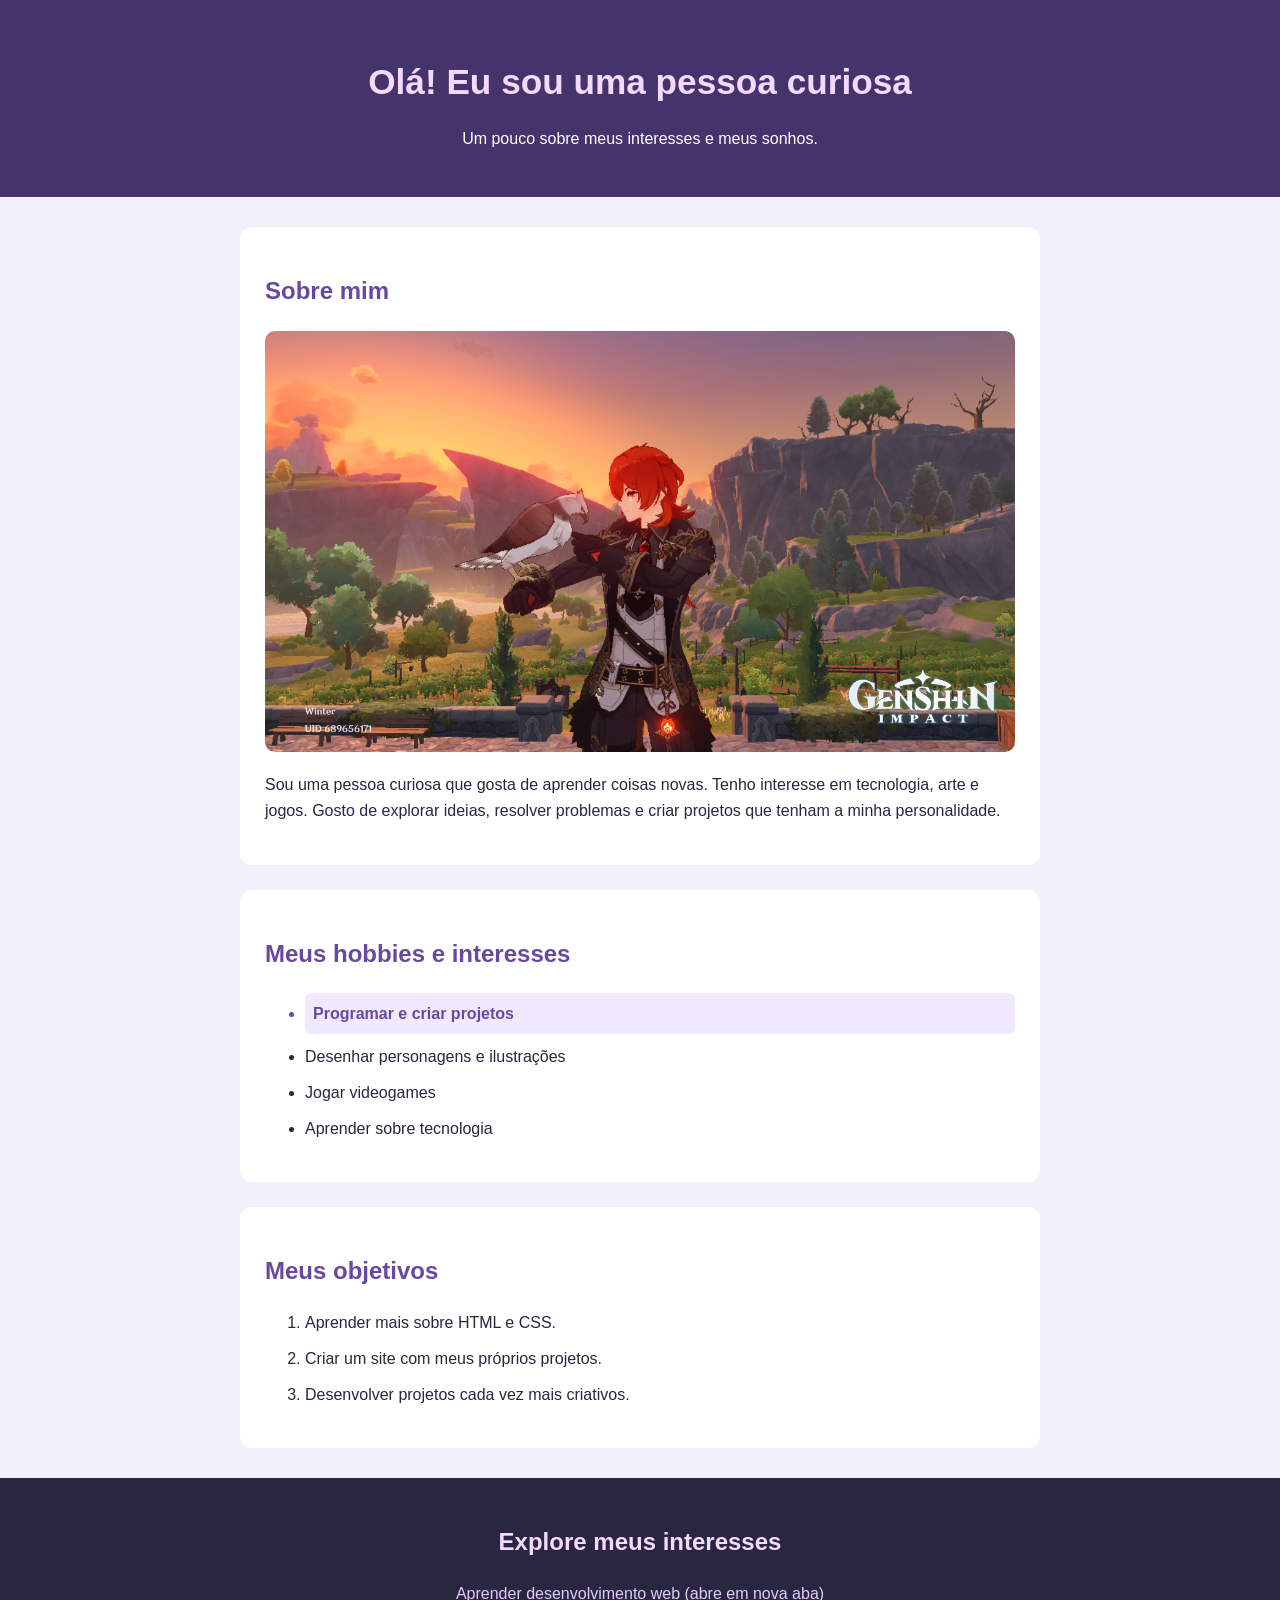
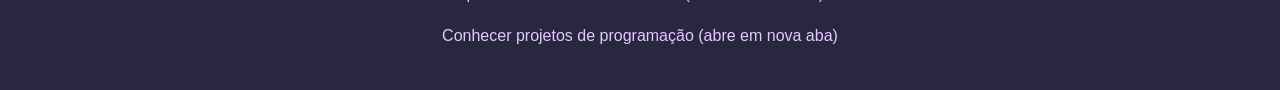
<file: index.html>
<!DOCTYPE html>
<html lang="pt-BR">
<head>
    <meta charset="UTF-8">
    <meta name="viewport" content="width=device-width, initial-scale=1.0">
    <title>Sobre Mim</title>
    <link rel="stylesheet" href="styles.css">
</head>
<body>
    <header>
        <h1 id="titulo-principal">Olá! Eu sou uma pessoa curiosa</h1>
        <p>Um pouco sobre meus interesses e meus sonhos.</p>
    </header>

    <main>
        <section>
            <h2>Sobre mim</h2>

            <img
                src="Diluc_genshin.png"
                alt="Ilustração que representa meus interesses e minha criatividade"
            >

            <p>
                Sou uma pessoa curiosa que gosta de aprender coisas novas.
                Tenho interesse em tecnologia, arte e jogos. Gosto de explorar
                ideias, resolver problemas e criar projetos que tenham a minha
                personalidade.
            </p>
        </section>

        <section>
            <h2>Meus hobbies e interesses</h2>

            <ul>
                <li class="destaque">Programar e criar projetos</li>
                <li>Desenhar personagens e ilustrações</li>
                <li>Jogar videogames</li>
                <li>Aprender sobre tecnologia</li>
            </ul>
        </section>

        <section>
            <h2>Meus objetivos</h2>

            <ol>
                <li>Aprender mais sobre HTML e CSS.</li>
                <li>Criar um site com meus próprios projetos.</li>
                <li>Desenvolver projetos cada vez mais criativos.</li>
            </ol>
        </section>
    </main>

    <footer>
        <h2>Explore meus interesses</h2>

        <p>
            <a href="https://developer.mozilla.org/pt-BR/"
               target="_blank" rel="noopener">
                Aprender desenvolvimento web (abre em nova aba)
            </a>
        </p>

        <p>
            <a href="https://scratch.mit.edu/"
               target="_blank" rel="noopener">
                Conhecer projetos de programação (abre em nova aba)
            </a>
        </p>
    </footer>
</body>
</html>
</file>
<file: styles.css>
body {
    background-color: #f2f0fa;
    font-family: Arial, sans-serif;
    color: #292640;
    margin: 0;
    line-height: 1.6;
}

header {
    background-color: #45346b;
    color: white;
    text-align: center;
    padding: 30px 20px;
}

#titulo-principal {
    color: #f5d9ff;
    font-size: 2.2rem;
    margin-bottom: 10px;
}

main {
    max-width: 800px;
    margin: 30px auto;
    padding: 0 20px;
}

section {
    background-color: white;
    margin-bottom: 25px;
    padding: 25px;
    border-radius: 12px;
}

h2 {
    color: #6848a0;
    font-size: 1.5rem;
}

img {
    display: block;
    max-width: 100%;
    height: auto;
    margin: 20px auto;
    border-radius: 10px;
}

li {
    margin-bottom: 10px;
}

.destaque {
    color: #6848a0;
    font-weight: bold;
    background-color: #f1e9ff;
    padding: 8px;
    border-radius: 6px;
}

footer {
    background-color: #292640;
    color: white;
    text-align: center;
    padding: 25px 20px;
}

footer h2 {
    color: #f5d9ff;
}

footer a {
    color: #e4caff;
    text-decoration: none;
}

footer a:hover {
    text-decoration: underline;
}
</file>
